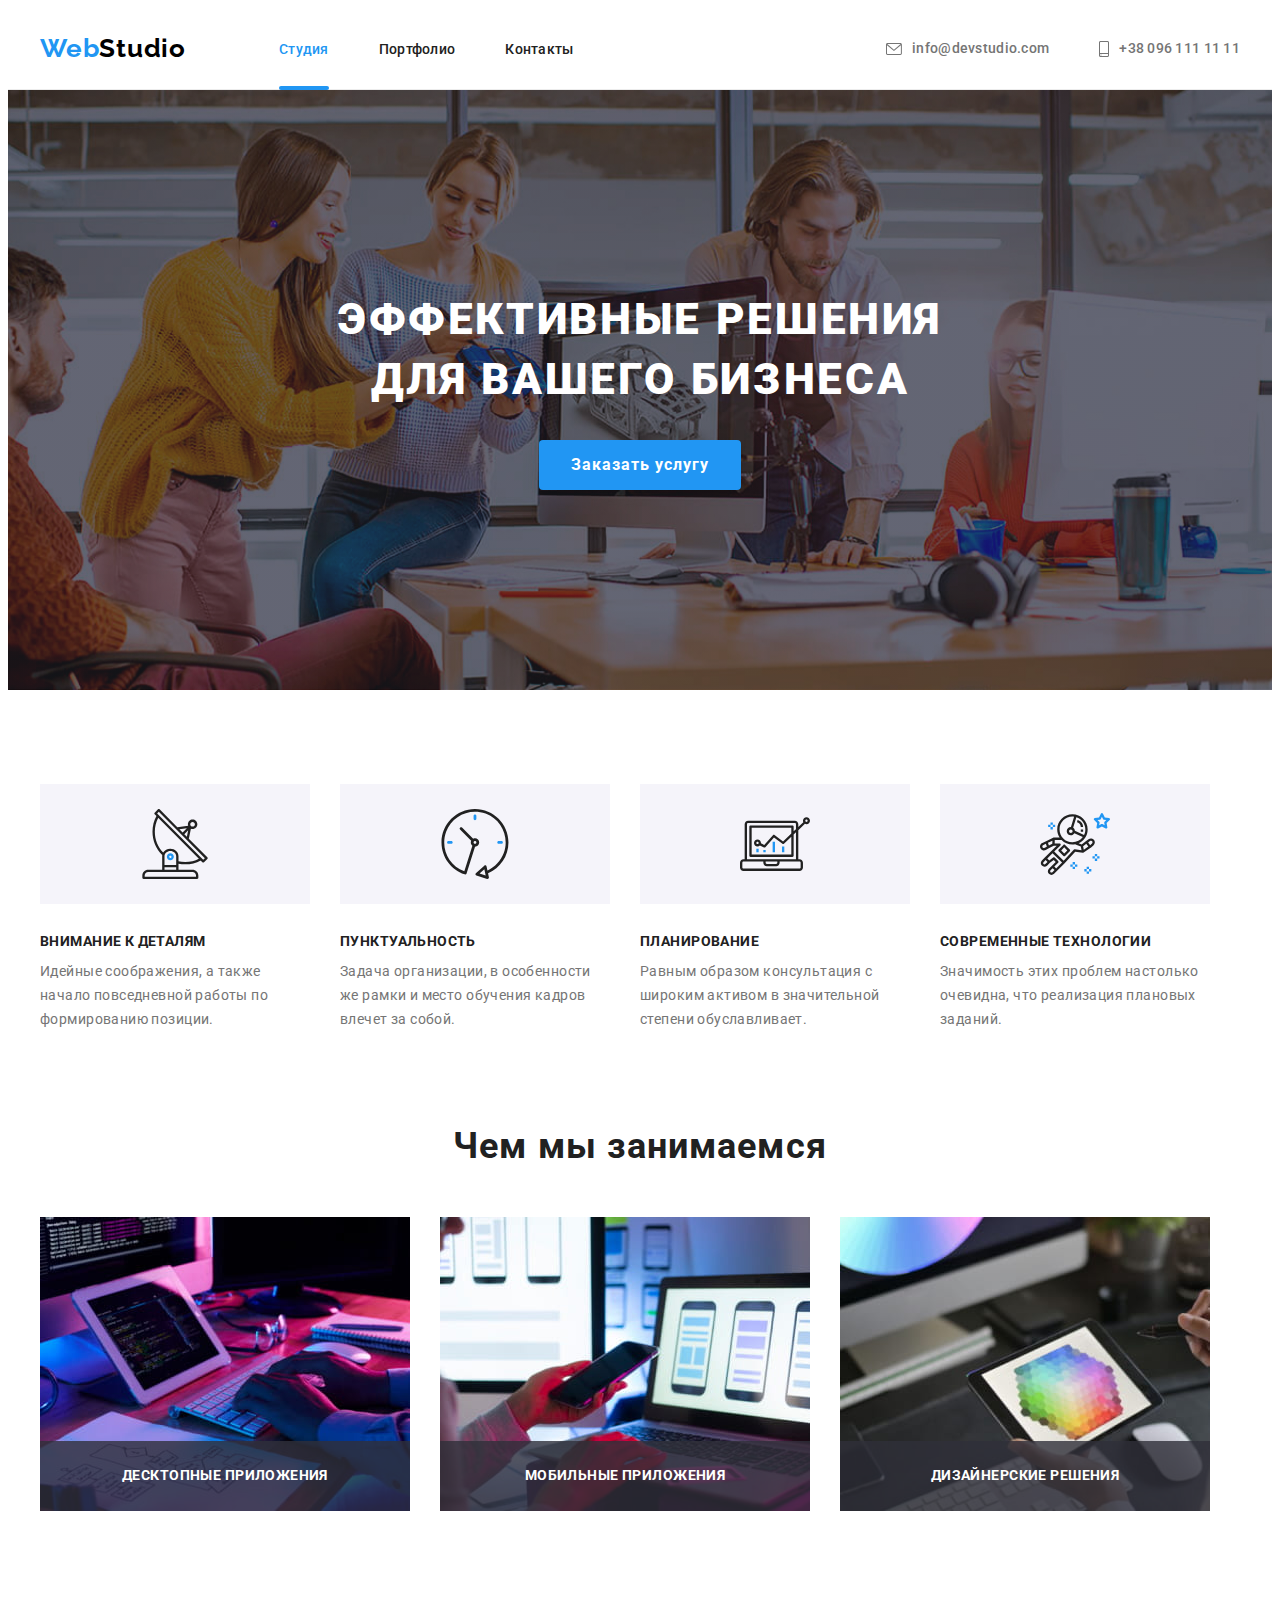
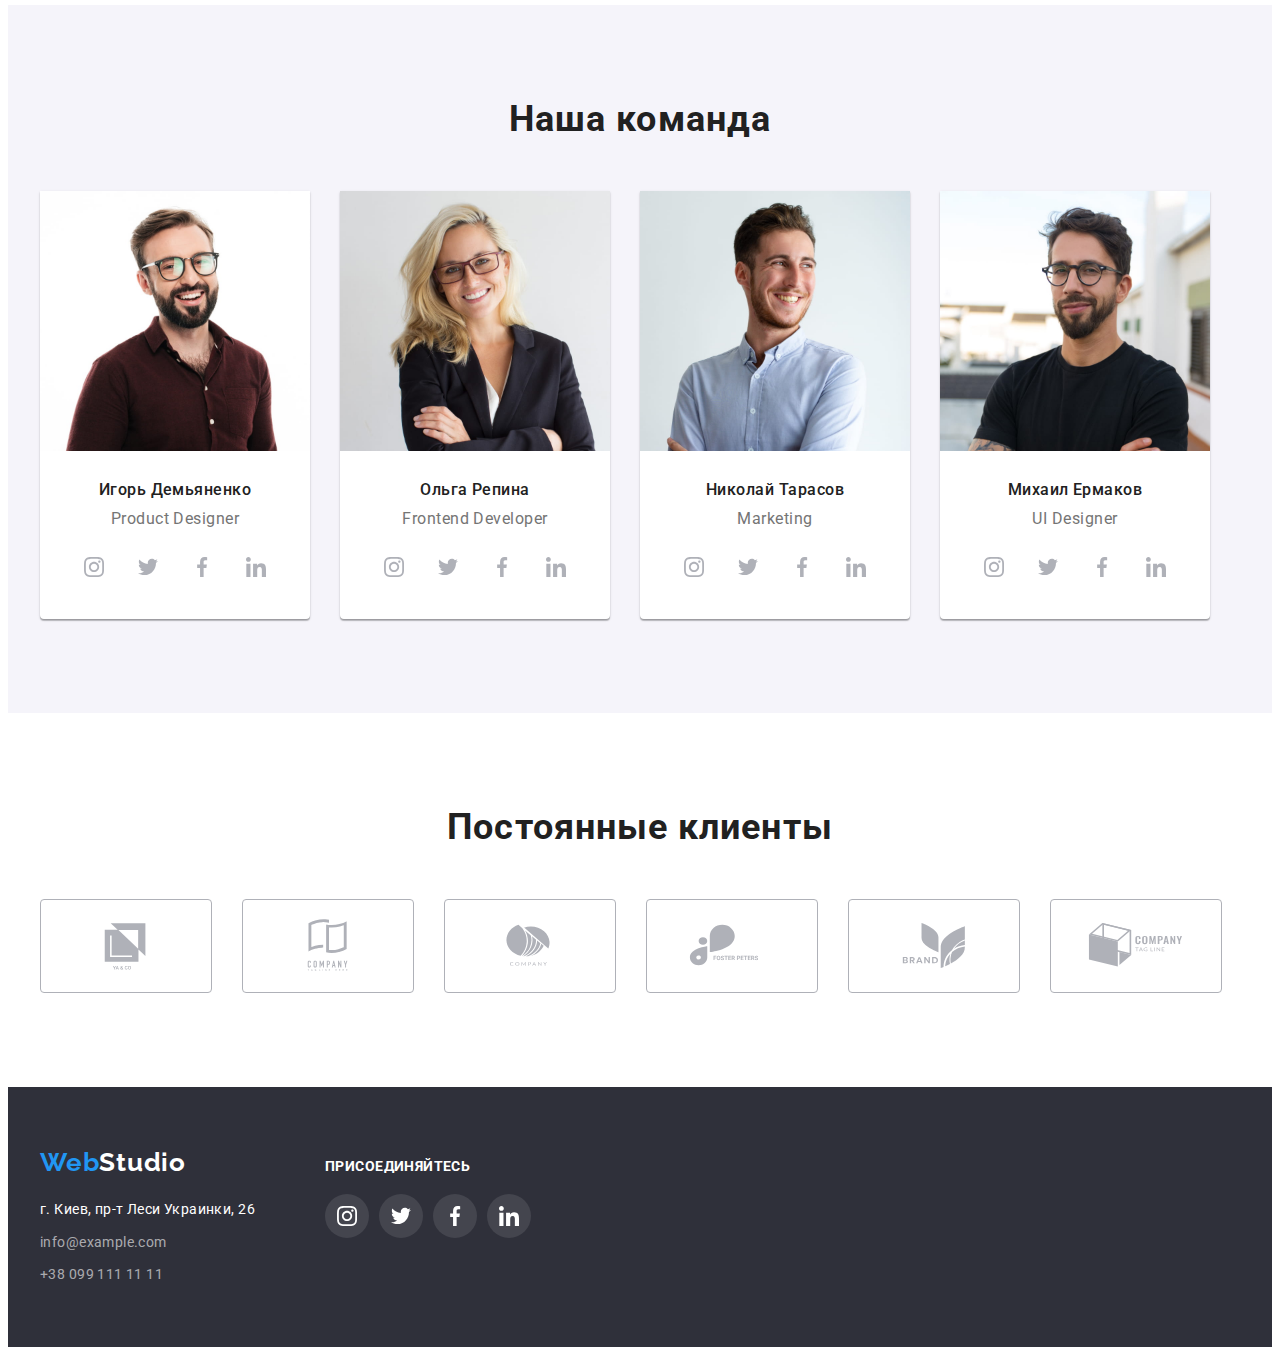
<file: index.html>
<!DOCTYPE html>
<html lang="ru">
  <head>
    <meta charset="UTF-8" />
    <meta http-equiv="X-UA-Compatible" content="IE=edge" />
    <meta name="viewport" content="width=device-width, initial-scale=1.0" />
    <title>WebStudio</title>
    <link rel="preconnect" href="https://fonts.googleapis.com" />
    <link rel="preconnect" href="https://fonts.gstatic.com" crossorigin />
    <link
      href="https://fonts.googleapis.com/css2?family=Raleway:wght@700&family=Roboto:wght@400;500;700;900&display=swap"
      rel="stylesheet"
    />
    <link
      rel="stylesheet"
      href="https://cdnjs.cloudflare.com/ajax/libs/modern-normalize/1.1.0/modern-normalize.min.css"
      integrity="sha512-wpPYUAdjBVSE4KJnH1VR1HeZfpl1ub8YT/NKx4PuQ5NmX2tKuGu6U/JRp5y+Y8XG2tV+wKQpNHVUX03MfMFn9Q=="
      crossorigin="anonymous"
      referrerpolicy="no-referrer"
    />
    <link rel="stylesheet" href="css/styles.css" />
  </head>
  <body>
    <!-- header  -->

    <header class="header">
      <div class="container">
        <nav class="header-nav">
          <a href="./index.html" class="header-logo logo link"
            >Web<span class="logo-item">Studio</span></a
          >
          <ul class="header-list list">
            <li class="header-item">
              <a href="./index.html" class="header-link link current">Студия</a>
            </li>
            <li class="header-item">
              <a href="./portfolio.html" class="header-link link">Портфолио</a>
            </li>
            <li class="header-item"><a href="#" class="header-link link">Контакты</a></li>
          </ul>
        </nav>

        <ul class="header-contacts list">
          <li class="contacts-item">
            <a href="mailto:info@devstudio.com" class="header-link contacts-link link"
              ><div class="contacts-item-icon icon-envelope">
                <svg class="contacts-icon" width="16" height="12">
                  <use href="images/icons.svg#icon-envelope"></use>
                </svg>
              </div>
              info@devstudio.com</a
            >
          </li>
          <li class="contacts-item">
            <a href="tel:+380961111111" class="header-link contacts-link link"
              ><div class="contacts-item-icon icon-smartphone">
                <svg class="contacts-icon" width="10" height="16">
                  <use href="images/icons.svg#icon-smartphone"></use>
                </svg>
              </div>
              +38 096 111 11 11</a
            >
          </li>
        </ul>
      </div>
    </header>
    <main>
      <!-- main section  -->

      <section class="section hero">
        <div class="container">
          <h1 class="hero-title">Эффективные решения<br />для вашего бизнеса</h1>
          <button data-modal-open type="button" class="hero-button button primary">
            Заказать услугу
          </button>
        </div>
      </section>

      <!-- company's features -->

      <section class="section features">
        <div class="container">
          <h2 class="visually-hidden">Наши преимущества</h2>
          <ul class="features-list list">
            <li class="features-item icon-antenna">
              <div class="features-item-icon">
                <svg class="features-icon">
                  <use href="images/icons.svg#icon-antenna"></use>
                </svg>
              </div>
              <h3 class="features-title title">Внимание к деталям</h3>
              <p class="features-text">
                Идейные соображения, а также начало повседневной работы по формированию позиции.
              </p>
            </li>
            <li class="features-item icon-clock">
              <div class="features-item-icon">
                <svg class="features-icon">
                  <use href="images/icons.svg#icon-clock"></use>
                </svg>
              </div>
              <h3 class="features-title title">Пунктуальность</h3>
              <p class="features-text">
                Задача организации, в особенности же рамки и место обучения кадров влечет за собой.
              </p>
            </li>
            <li class="features-item icon-diagram">
              <div class="features-item-icon">
                <svg class="features-icon">
                  <use href="images/icons.svg#icon-diagram"></use>
                </svg>
              </div>
              <h3 class="features-title title">Планирование</h3>
              <p class="features-text">
                Равным образом консультация с широким активом в значительной степени обуславливает.
              </p>
            </li>
            <li class="features-item icon-astronaut">
              <div class="features-item-icon">
                <svg class="features-icon">
                  <use href="images/icons.svg#icon-astronaut"></use>
                </svg>
              </div>
              <h3 class="features-title title">Современные технологии</h3>
              <p class="features-text">
                Значимость этих проблем настолько очевидна, что реализация плановых заданий.
              </p>
            </li>
          </ul>
        </div>
      </section>

      <!-- company's services -->

      <section class="section services">
        <div class="container">
          <h2 class="services-title title section-title">Чем мы занимаемся</h2>
          <ul class="services-list list">
            <li class="services-item">
              <img src="./images/img1.jpg" alt="планшет" width="370" />
              <h3 class="services-item-title">Десктопные приложения</h3>
            </li>
            <li class="services-item">
              <img src="./images/img2.jpg" alt="смартфон ноутбук" width="370" />
              <h3 class="services-item-title">Мобильные приложения</h3>
            </li>
            <li class="services-item">
              <img src="./images/img3.jpg" alt="планшет" width="370" />
              <h3 class="services-item-title">Дизайнерские решения</h3>
            </li>
          </ul>
        </div>
      </section>

      <!-- team -->

      <section class="section team">
        <div class="container">
          <h2 class="team-title title section-title">Наша команда</h2>
          <ul class="team-list list">
            <li class="team-item">
              <img
                src="./images/demiianenko.jpg"
                alt="Игорь Демьяненко"
                width="270"
                class="team-img"
              />
              <div class="wrap-team-name">
                <h3 class="team-item-title title">Игорь Демьяненко</h3>
                <p class="team-item-text" lang="en">Product Designer</p>
                <ul class="team-social-list social-list list">
                  <li class="team-social-item social-item">
                    <a
                      href=""
                      target="_blank"
                      class="team-social-link social-link link icon-instagram"
                    >
                      <svg class="team-social-icon">
                        <use href="images/icons.svg#icon-instagram"></use></svg
                    ></a>
                  </li>
                  <li class="team-social-item social-item">
                    <a
                      href=""
                      target="_blank"
                      class="team-social-link social-link link icon-twitter"
                      ><svg class="team-social-icon">
                        <use href="images/icons.svg#icon-twitter"></use></svg
                    ></a>
                  </li>
                  <li class="team-social-item social-item">
                    <a
                      href=""
                      target="_blank"
                      class="team-social-link social-link link icon-facebook"
                      ><svg class="team-social-icon">
                        <use href="images/icons.svg#icon-facebook"></use></svg
                    ></a>
                  </li>
                  <li class="team-social-item social-item">
                    <a
                      href=""
                      target="_blank"
                      class="team-social-link social-link link icon-linkedin"
                      ><svg class="team-social-icon">
                        <use href="images/icons.svg#icon-linkedin"></use></svg
                    ></a>
                  </li>
                </ul>
              </div>
            </li>
            <li class="team-item">
              <img src="./images/repina.jpg" alt="Ольга Репина" width="270" class="team-img" />
              <div class="wrap-team-name">
                <h3 class="team-item-title title">Ольга Репина</h3>
                <p class="team-item-text" lang="en">Frontend Developer</p>
                <ul class="team-social-list social-list list">
                  <li class="team-social-item social-item">
                    <a
                      href=""
                      target="_blank"
                      class="team-social-link social-link link icon-instagram"
                      ><svg class="team-social-icon">
                        <use href="images/icons.svg#icon-instagram"></use></svg
                    ></a>
                  </li>
                  <li class="team-social-item social-item">
                    <a
                      href=""
                      target="_blank"
                      class="team-social-link social-link link icon-twitter"
                      ><svg class="team-social-icon">
                        <use href="images/icons.svg#icon-twitter"></use></svg
                    ></a>
                  </li>
                  <li class="team-social-item social-item">
                    <a
                      href=""
                      target="_blank"
                      class="team-social-link social-link link icon-facebook"
                      ><svg class="team-social-icon">
                        <use href="images/icons.svg#icon-facebook"></use></svg
                    ></a>
                  </li>
                  <li class="team-social-item social-item">
                    <a
                      href=""
                      target="_blank"
                      class="team-social-link social-link link icon-linkedin"
                      ><svg class="team-social-icon">
                        <use href="images/icons.svg#icon-linkedin"></use></svg
                    ></a>
                  </li>
                </ul>
              </div>
            </li>

            <li class="team-item">
              <img src="./images/tarasov.jpg" alt="Николай Тарасов" width="270" class="team-img" />
              <div class="wrap-team-name">
                <h3 class="team-item-title title">Николай Тарасов</h3>
                <p class="team-item-text" lang="en">Marketing</p>
                <ul class="team-social-list social-list list">
                  <li class="team-social-item social-item">
                    <a
                      href=""
                      target="_blank"
                      class="team-social-link social-link link icon-instagram"
                    >
                      <svg class="team-social-icon">
                        <use href="images/icons.svg#icon-instagram"></use>
                      </svg>
                    </a>
                  </li>
                  <li class="team-social-item social-item">
                    <a
                      href=""
                      target="_blank"
                      class="team-social-link social-link link icon-twitter"
                      ><svg class="team-social-icon">
                        <use href="images/icons.svg#icon-twitter"></use></svg
                    ></a>
                  </li>
                  <li class="team-social-item social-item">
                    <a
                      href=""
                      target="_blank"
                      class="team-social-link social-link link icon-facebook"
                      ><svg class="team-social-icon">
                        <use href="images/icons.svg#icon-facebook"></use></svg
                    ></a>
                  </li>
                  <li class="team-social-item social-item">
                    <a
                      href=""
                      target="_blank"
                      class="team-social-link social-link link icon-linkedin"
                      ><svg class="team-social-icon">
                        <use href="images/icons.svg#icon-linkedin"></use></svg
                    ></a>
                  </li>
                </ul>
              </div>
            </li>
            <li class="team-item">
              <img src="./images/ermakov.jpg" alt="Михаил Ермаков" width="270" class="team-img" />
              <div class="wrap-team-name">
                <h3 class="team-item-title title">Михаил Ермаков</h3>
                <p class="team-item-text" lang="en">UI Designer</p>
                <ul class="team-social-list social-list list">
                  <li class="team-social-item social-item">
                    <a
                      href=""
                      target="_blank"
                      class="team-social-link social-link link icon-instagram"
                      ><svg class="team-social-icon">
                        <use href="images/icons.svg#icon-instagram"></use></svg
                    ></a>
                  </li>
                  <li class="team-social-item social-item">
                    <a
                      href=""
                      target="_blank"
                      class="team-social-link social-link link icon-twitter"
                      ><svg class="team-social-icon">
                        <use href="images/icons.svg#icon-twitter"></use></svg
                    ></a>
                  </li>
                  <li class="team-social-item social-item">
                    <a
                      href=""
                      target="_blank"
                      class="team-social-link social-link link icon-facebook"
                      ><svg class="team-social-icon">
                        <use href="images/icons.svg#icon-facebook"></use></svg
                    ></a>
                  </li>
                  <li class="team-social-item social-item">
                    <a
                      href=""
                      target="_blank"
                      class="team-social-link social-link link icon-linkedin"
                      ><svg class="team-social-icon">
                        <use href="images/icons.svg#icon-linkedin"></use></svg
                    ></a>
                  </li>
                </ul>
              </div>
            </li>
          </ul>
        </div>
      </section>

      <!-- clients -->

      <section class="section clients">
        <div class="container">
          <h2 class="clients-title title section-title">Постоянные клиенты</h2>

          <ul class="clients-list list">
            <li class="clients-item">
              <a href="" target="_blank" class="clients-link link">
                <svg class="clients-icon">
                  <use href="images/icons.svg#logo-clients-01"></use>
                </svg>
              </a>
            </li>
            <li class="clients-item">
              <a href="" target="_blank" class="clients-link link"
                ><svg class="clients-icon">
                  <use href="images/icons.svg#logo-clients-02"></use></svg
              ></a>
            </li>
            <li class="clients-item">
              <a href="" target="_blank" class="clients-link link"
                ><svg class="clients-icon">
                  <use href="images/icons.svg#logo-clients-03"></use></svg
              ></a>
            </li>
            <li class="clients-item">
              <a href="" target="_blank" class="clients-link link"
                ><svg class="clients-icon">
                  <use href="images/icons.svg#logo-clients-04"></use></svg
              ></a>
            </li>
            <li class="clients-item">
              <a href="" target="_blank" class="clients-link link"
                ><svg class="clients-icon">
                  <use href="images/icons.svg#logo-clients-05"></use></svg
              ></a>
            </li>
            <li class="clients-item">
              <a href="" target="_blank" class="clients-link link"
                ><svg class="clients-icon">
                  <use href="images/icons.svg#logo-clients-06"></use></svg
              ></a>
            </li>
          </ul>
        </div>
      </section>
    </main>

    <!-- footer  -->

    <footer class="footer">
      <div class="container">
        <div class="footer-left">
          <a href="./index.html" class="footer-logo logo link"
            >Web<span class="logo-item">Studio</span></a
          >
          <address>
            <ul class="footer-list list">
              <li class="footer-item">
                <a
                  href="https://goo.gl/maps/xon16X926h8rYoWy8"
                  target="_blank"
                  class="footer-link link adress"
                  >г. Киев, пр-т Леси Украинки, 26</a
                >
              </li>
              <li class="footer-item">
                <a href="mailto:info@example.com" class="footer-link link">info@example.com</a>
              </li>
              <li class="footer-item">
                <a href="tel:+380991111111" class="footer-link link">+38 099 111 11 11</a>
              </li>
            </ul>
          </address>
        </div>
        <div class="footer-social">
          <h3 class="footer-social-title">присоединяйтесь</h3>
          <ul class="footer-social-list social-list list">
            <li class="footer-social-item social-item">
              <a href="" target="_blank" class="footer-social-link social-link link icon-instagram"
                ><svg class="footer-social-icon">
                  <use href="images/icons.svg#icon-instagram"></use></svg
              ></a>
            </li>
            <li class="footer-social-item social-item">
              <a href="" target="_blank" class="footer-social-link social-link link icon-twitter"
                ><svg class="footer-social-icon">
                  <use href="images/icons.svg#icon-twitter"></use></svg
              ></a>
            </li>
            <li class="footer-social-item social-item">
              <a href="" target="_blank" class="footer-social-link social-link link icon-facebook"
                ><svg class="footer-social-icon">
                  <use href="images/icons.svg#icon-facebook"></use></svg
              ></a>
            </li>
            <li class="footer-social-item social-item">
              <a href="" target="_blank" class="footer-social-link social-link link icon-linkedin"
                ><svg class="footer-social-icon">
                  <use href="images/icons.svg#icon-linkedin"></use></svg
              ></a>
            </li>
          </ul>
        </div>
      </div>
    </footer>
    <div class="backdrop is-hidden" data-modal>
      <div class="modal">
        <button data-modal-close class="modal-btn-close">
          <svg class="modal-icon" width="18" height="18">
            <use href="images/icons.svg#icon-close"></use>
          </svg>
        </button>
      </div>
    </div>
    <script src="./js/modal.js"></script>
  </body>
</html>
</file>
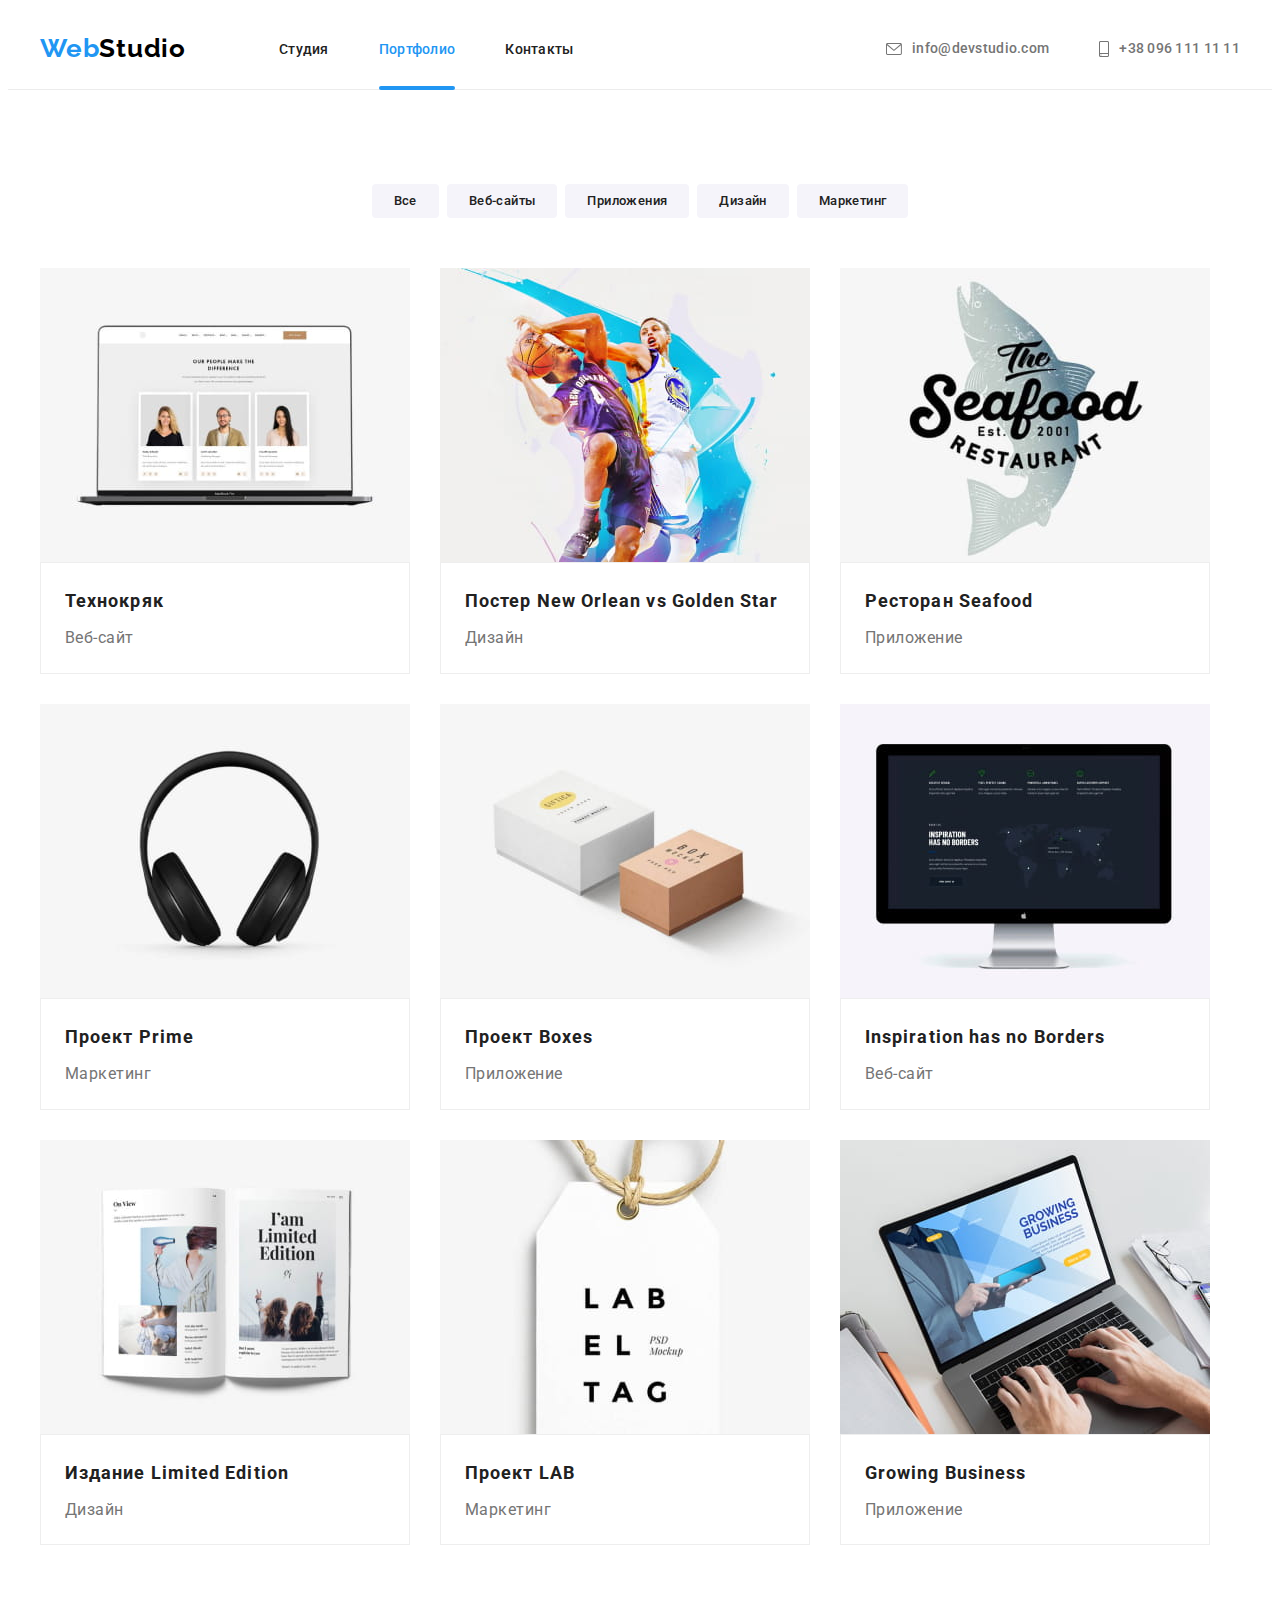
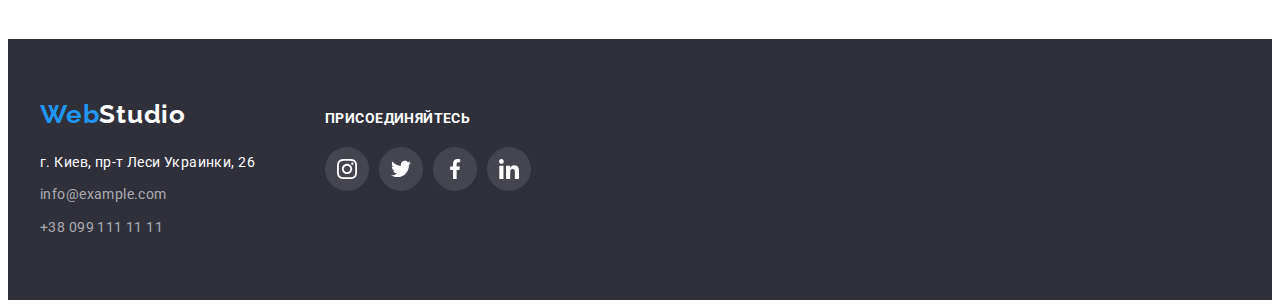
<file: portfolio.html>
<!DOCTYPE html>
<html lang="ru">
  <head>
    <meta charset="UTF-8" />
    <meta http-equiv="X-UA-Compatible" content="IE=edge" />
    <meta name="viewport" content="width=device-width, initial-scale=1.0" />
    <title>WebStudio</title>
    <link rel="preconnect" href="https://fonts.googleapis.com" />
    <link rel="preconnect" href="https://fonts.gstatic.com" crossorigin />
    <link
      href="https://fonts.googleapis.com/css2?family=Raleway:wght@700&family=Roboto:wght@400;500;700;900&display=swap"
      rel="stylesheet"
    />
    <link
      rel="stylesheet"
      href="https://cdnjs.cloudflare.com/ajax/libs/modern-normalize/1.1.0/modern-normalize.min.css"
      integrity="sha512-wpPYUAdjBVSE4KJnH1VR1HeZfpl1ub8YT/NKx4PuQ5NmX2tKuGu6U/JRp5y+Y8XG2tV+wKQpNHVUX03MfMFn9Q=="
      crossorigin="anonymous"
      referrerpolicy="no-referrer"
    />
    <link rel="stylesheet" href="css/styles.css" />
  </head>
  <body>
    <!-- header  -->
    <header class="header">
      <div class="container">
        <nav class="header-nav">
          <a href="./index.html" class="header-logo logo link"
            >Web<span class="logo-item">Studio</span></a
          >
          <ul class="header-list list">
            <li class="header-item">
              <a href="./index.html" class="header-link link">Студия</a>
            </li>
            <li class="header-item">
              <a href="./portfolio.html" class="header-link link current">Портфолио</a>
            </li>
            <li class="header-item"><a href="#" class="header-link link">Контакты</a></li>
          </ul>
        </nav>

        <ul class="header-contacts list">
          <li class="contacts-item">
            <a href="mailto:info@devstudio.com" class="header-link contacts-link link"
              ><div class="contacts-item-icon icon-envelope">
                <svg class="contacts-icon" width="16" height="12">
                  <use href="images/icons.svg#icon-envelope"></use>
                </svg>
              </div>
              info@devstudio.com</a
            >
          </li>
          <li class="contacts-item">
            <a href="tel:+380961111111" class="header-link contacts-link link"
              ><div class="contacts-item-icon icon-smartphone">
                <svg class="contacts-icon" width="10" height="16">
                  <use href="images/icons.svg#icon-smartphone"></use>
                </svg>
              </div>
              +38 096 111 11 11</a
            >
          </li>
        </ul>
      </div>
    </header>

    <!-- main section  -->

    <main>
      <section class="section projects">
        <div class="container">
          <h1 class="visually-hidden">Наши проекты</h1>

          <!-- filter -->

          <ul class="filter-list list">
            <li class="filter-item">
              <button type="button" class="filter-button button secondary">Все</button>
            </li>
            <li class="filter-item">
              <button type="button" class="filter-button button secondary">Веб-сайты</button>
            </li>
            <li class="filter-item">
              <button type="button" class="filter-button button secondary">Приложения</button>
            </li>
            <li class="filter-item">
              <button type="button" class="filter-button button secondary">Дизайн</button>
            </li>
            <li class="filter-item">
              <button type="button" class="filter-button button secondary">Маркетинг</button>
            </li>
          </ul>

          <!-- projects  -->

          <ul class="projects-list list">
            <li class="projects-item">
              <a href="#" class="link">
                <div class="projects-img-wrap">
                  <img
                    src="./images/project-technokriak.jpg"
                    alt="пример вывода сайта на ноутбуке"
                    width="370"
                    height="294"
                  />
                  <p class="projects-description">
                    Технокряк это современная площадка распространения коронавируса. Компании
                    используют эту платформу для цифрового шпионажа и атак на защищённые сервера
                    конкурентов.
                  </p>
                </div>
                <div class="project-info-wrap">
                  <h2 class="projects-title title">Технокряк</h2>
                  <p class="projects-text">Веб-сайт</p>
                </div>
              </a>
            </li>
            <li class="projects-item">
              <a href="#" class="link">
                <div class="projects-img-wrap">
                  <img
                    src="./images/project-poster.jpg"
                    alt="борьба двух баскетболистов за мяч"
                    width="370"
                    height="294"
                  />
                  <p class="projects-description">
                    Технокряк это современная площадка распространения коронавируса. Компании
                    используют эту платформу для цифрового шпионажа и атак на защищённые сервера
                    конкурентов.
                  </p>
                </div>
                <div class="project-info-wrap">
                  <h2 class="projects-title title">Постер New Orlean vs Golden Star</h2>
                  <p class="projects-text">Дизайн</p>
                </div>
              </a>
            </li>
            <li class="projects-item">
              <a href="#" class="link">
                <div class="projects-img-wrap">
                  <img
                    src="./images/project-restaurant-seafood.jpg"
                    alt="логотоп ресторана сифуд"
                    width="370"
                    height="294"
                  />
                  <p class="projects-description">
                    Технокряк это современная площадка распространения коронавируса. Компании
                    используют эту платформу для цифрового шпионажа и атак на защищённые сервера
                    конкурентов.
                  </p>
                </div>
                <div class="project-info-wrap">
                  <h2 class="projects-title title">Ресторан Seafood</h2>
                  <p class="projects-text">Приложение</p>
                </div>
              </a>
            </li>
            <li class="projects-item">
              <a href="#" class="link">
                <div class="projects-img-wrap">
                  <img
                    src="./images/project-prime.jpg"
                    alt="черные наушники"
                    width="370"
                    height="294"
                  />
                  <p class="projects-description">
                    Технокряк это современная площадка распространения коронавируса. Компании
                    используют эту платформу для цифрового шпионажа и атак на защищённые сервера
                    конкурентов.
                  </p>
                </div>
                <div class="project-info-wrap">
                  <h2 class="projects-title title">Проект Prime</h2>
                  <p class="projects-text">Маркетинг</p>
                </div>
              </a>
            </li>
            <li class="projects-item">
              <a href="#" class="link">
                <div class="projects-img-wrap">
                  <img
                    src="./images/project-boxes.jpg"
                    alt="две коробки"
                    width="370"
                    height="294"
                  />
                  <p class="projects-description">
                    Технокряк это современная площадка распространения коронавируса. Компании
                    используют эту платформу для цифрового шпионажа и атак на защищённые сервера
                    конкурентов.
                  </p>
                </div>
                <div class="project-info-wrap">
                  <h2 class="projects-title title">Проект Boxes</h2>
                  <p class="projects-text">Приложение</p>
                </div>
              </a>
            </li>
            <li class="projects-item">
              <a href="#" class="link">
                <div class="projects-img-wrap">
                  <img
                    src="./images/project-inspiration.jpg"
                    alt="пример вывода сайта на мониторе"
                    width="370"
                    height="294"
                  />
                  <p class="projects-description">
                    Технокряк это современная площадка распространения коронавируса. Компании
                    используют эту платформу для цифрового шпионажа и атак на защищённые сервера
                    конкурентов.
                  </p>
                </div>
                <div class="project-info-wrap">
                  <h2 class="projects-title title">Inspiration has no Borders</h2>
                  <p class="projects-text">Веб-сайт</p>
                </div>
              </a>
            </li>
            <li class="projects-item">
              <a href="#" class="link">
                <div class="projects-img-wrap">
                  <img
                    src="./images/project-edition.jpg"
                    alt="открытая книга"
                    width="370"
                    height="294"
                  />
                  <p class="projects-description">
                    Технокряк это современная площадка распространения коронавируса. Компании
                    используют эту платформу для цифрового шпионажа и атак на защищённые сервера
                    конкурентов.
                  </p>
                </div>
                <div class="project-info-wrap">
                  <h2 class="projects-title title">Издание Limited Edition</h2>
                  <p class="projects-text">Дизайн</p>
                </div>
              </a>
            </li>
            <li class="projects-item">
              <a href="#" class="link">
                <div class="projects-img-wrap">
                  <img src="./images/project-lab.jpg" alt="этикетка с названием" width="370" />
                  <p class="projects-description">
                    Технокряк это современная площадка распространения коронавируса. Компании
                    используют эту платформу для цифрового шпионажа и атак на защищённые сервера
                    конкурентов.
                  </p>
                </div>
                <div class="project-info-wrap">
                  <h2 class="projects-title title">Проект LAB</h2>
                  <p class="projects-text">Маркетинг</p>
                </div>
              </a>
            </li>
            <li class="projects-item">
              <a href="#" class="link">
                <div class="projects-img-wrap">
                  <img
                    src="./images/project-growing-business.jpg"
                    alt="ноутбук"
                    width="370"
                    height="294"
                  />
                  <p class="projects-description">
                    Технокряк это современная площадка распространения коронавируса. Компании
                    используют эту платформу для цифрового шпионажа и атак на защищённые сервера
                    конкурентов.
                  </p>
                </div>
                <div class="project-info-wrap">
                  <h2 class="projects-title title">Growing Business</h2>
                  <p class="projects-text">Приложение</p>
                </div>
              </a>
            </li>
          </ul>
        </div>
      </section>
    </main>

    <!-- footer  -->

    <footer class="footer">
      <div class="container">
        <div class="footer-left">
          <a href="./index.html" class="footer-logo logo link"
            >Web<span class="logo-item">Studio</span></a
          >
          <address>
            <ul class="footer-list list">
              <li class="footer-item">
                <a
                  href="https://goo.gl/maps/xon16X926h8rYoWy8"
                  target="_blank"
                  class="footer-link link adress"
                  >г. Киев, пр-т Леси Украинки, 26</a
                >
              </li>
              <li class="footer-item">
                <a href="mailto:info@example.com" class="footer-link link">info@example.com</a>
              </li>
              <li class="footer-item">
                <a href="tel:+380991111111" class="footer-link link">+38 099 111 11 11</a>
              </li>
            </ul>
          </address>
        </div>
        <div class="footer-social">
          <h3 class="footer-social-title">присоединяйтесь</h3>
          <ul class="footer-social-list social-list list">
            <li class="footer-social-item social-item">
              <a href="" target="_blank" class="footer-social-link social-link link icon-instagram"
                ><svg class="footer-social-icon">
                  <use href="images/icons.svg#icon-instagram"></use></svg
              ></a>
            </li>
            <li class="footer-social-item social-item">
              <a href="" target="_blank" class="footer-social-link social-link link icon-twitter"
                ><svg class="footer-social-icon">
                  <use href="images/icons.svg#icon-twitter"></use></svg
              ></a>
            </li>
            <li class="footer-social-item social-item">
              <a href="" target="_blank" class="footer-social-link social-link link icon-facebook"
                ><svg class="footer-social-icon">
                  <use href="images/icons.svg#icon-facebook"></use></svg
              ></a>
            </li>
            <li class="footer-social-item social-item">
              <a href="" target="_blank" class="footer-social-link social-link link icon-linkedin"
                ><svg class="footer-social-icon">
                  <use href="images/icons.svg#icon-linkedin"></use></svg
              ></a>
            </li>
          </ul>
        </div>
      </div>
    </footer>
  </body>
</html>
</file>
<file: css/styles.css>
:root {
  --primary-text-color: #757575;
  --title-text-color: #212121;
  --accent-color: #2196f3;
  --primary-white-color: #ffffff;
  --dark-bg-color: #2f303a;
  --button-bg-color: #f5f4fa;
  --secondary-bg-color: #f5f4fa;
}

/*                     RESET                 */

p,
h1,
h2,
h3,
h4,
h5,
h6 {
  margin: 0;
}

ul,
ol {
  margin: 0;
  padding: 0;
}

button {
  cursor: pointer;
}

img {
  display: block;
}

/*                     COMMON                 */

body {
  background-color: var(--primary-white-color);
  color: var(--primary-text-color);
  font-family: 'Roboto', sans-serif;
}

.logo {
  color: var(--accent-color);
  font-family: 'Raleway', sans-serif;
  font-weight: 700;
  font-size: 26px;
  line-height: 1.2;
  letter-spacing: 0.03em;
}

.list {
  list-style: none;
}

.link {
  text-decoration: none;
}

.container {
  width: 1200px;
  padding-left: 15px;
  padding-right: 15px;
  margin: 0 auto;
}

.title {
  color: var(--title-text-color);
}

.section-title {
  font-size: 36px;
  line-height: 1.16;
  letter-spacing: 0.03em;

  text-align: center;

  margin-bottom: 50px;
}

.section {
  padding-top: 94px;
  padding-bottom: 94px;
}

.visually-hidden {
  position: absolute;
  white-space: nowrap;
  width: 1px;
  height: 1px;
  overflow: hidden;
  border: 0;
  padding: 0;
  clip: rect(0 0 0 0);
  clip-path: inset(50%);
  margin: -1px;
}

.button {
  border: none;
  font-family: inherit;
}

.social-list {
  display: flex;
  justify-content: center;
}

.social-item {
  height: 44px;
  width: 44px;
}

.social-item + .social-item {
  margin-left: 10px;
}

.social-link {
  display: flex;
  align-items: center;
  justify-content: center;
  width: 100%;
  height: 100%;
  border-radius: 50%;
}

/*                     HEADER                 */

.header {
  padding-top: 25px;
  padding-bottom: 25px;
  border-bottom: 1px solid #ececec;
}

.header .container {
  display: flex;
}

.header-logo {
  margin-right: 93px;
}

.header-logo .logo-item {
  color: #000000;
}

.header-nav,
.header-contacts {
  display: flex;
  align-items: center;
}

.header-contacts {
  margin-left: auto;
}

.header-list {
  display: flex;
}

.header-nav .link.current {
  color: var(--accent-color);
}

.header-item:not(:last-child) {
  margin-right: 50px;
}

.header-link {
  position: relative;
  color: var(--title-text-color);
  font-weight: 500;
  font-size: 14px;
  line-height: 1.14;
  letter-spacing: 0.02em;

  transition: color 250ms cubic-bezier(0.4, 0, 0.2, 1);
}

.header-link.current::after {
  position: absolute;
  bottom: -33px;
  /* left: 0; */

  content: '';
  display: block;
  width: 100%;
  height: 4px;
  background: var(--accent-color);
  border-radius: 2px;
}

.contacts-item:first-child {
  margin-right: 50px;
}

.contacts-link {
  color: inherit;
  font-weight: 500;
  font-size: 14px;
  text-decoration: none;
  line-height: 1.14;
  letter-spacing: 0.02em;
  display: flex;
  align-items: center;
}

.header-link:hover,
.header-link:focus {
  color: var(--accent-color);
}

.contacts-item-icon {
  margin-right: 10px;
  display: flex;
  align-items: center;
}

.contacts-icon {
  fill: currentColor;
}

/*                     HERO                 */

.hero {
  max-width: 1600px;
  margin: 0 auto;
  padding-top: 200px;
  padding-bottom: 200px;
  text-align: center;

  background-color: #c4c4c4;
  background-image: linear-gradient(rgba(47, 48, 58, 0.4), rgba(47, 48, 58, 0.4)),
    url(../images/hero-bg.jpg);
  background-repeat: no-repeat;
  background-size: cover;
  background-position: center;
}

.hero-title {
  color: var(--primary-white-color);
  font-weight: 900;
  font-size: 44px;
  line-height: 1.36;
  letter-spacing: 0.06em;
  text-transform: uppercase;

  margin-bottom: 30px;
}

.button.primary {
  background-color: var(--accent-color);
  color: var(--primary-white-color);
}

.button.secondary {
  color: var(--title-text-color);
  background-color: var(--button-bg-color);

  transition: color 250ms cubic-bezier(0.4, 0, 0.2, 1),
    background-color 250ms cubic-bezier(0.4, 0, 0.2, 1),
    box-shadow 250ms cubic-bezier(0.4, 0, 0.2, 1);
}

.button.secondary:hover,
.button.secondary:focus {
  color: var(--primary-white-color);
  background-color: var(--accent-color);
  box-shadow: 0px 3px 1px rgba(0, 0, 0, 0.1), 0px 1px 2px rgba(0, 0, 0, 0.08),
    0px 2px 2px rgba(0, 0, 0, 0.12);
}

.hero-button {
  margin: 0 auto;
  padding: 10px 32px;

  font-size: 16px;
  font-weight: 700;
  line-height: 1.87;
  letter-spacing: 0.06em;

  box-shadow: 0px 4px 4px rgba(0, 0, 0, 0.15);
  border-radius: 4px;
}

/*                     FEATURES                 */

.features-list {
  display: flex;
}

.features-item {
  width: 270px;
}

.features-item-icon {
  display: flex;
  align-items: center;
  justify-content: center;
  margin-bottom: 30px;

  width: 100%;
  height: 120px;
  background-color: var(--secondary-bg-color);
}

.features-icon {
  width: 70px;
  height: 70px;
}

.features-item:not(:last-child) {
  margin-right: 30px;
}

.features-title {
  font-size: 14px;
  line-height: 1.14;
  letter-spacing: 0.03em;
  text-transform: uppercase;

  margin-bottom: 10px;
}

.features-text {
  font-size: 14px;
  line-height: 1.71;
  letter-spacing: 0.03em;
}

/*                     SERVICES                 */

.services {
  padding-top: 0;
}

.services-list {
  display: flex;
  flex-wrap: wrap;
}

.services-item {
  width: 370px;
  margin-right: 30px;
  position: relative;
}

.services-item:nth-child(3n) {
  margin-right: 0;
}
.services-item-title {
  padding-top: 27px;
  padding-bottom: 27px;
  text-align: center;
  font-size: 14px;
  line-height: 1.14;
  letter-spacing: 0.03em;
  text-transform: uppercase;
  color: var(--primary-white-color);
  background-color: rgba(47, 48, 58, 0.8);

  position: absolute;
  bottom: 0;
  left: 0;
  width: 100%;
}

/*                     TEAM                 */

.team {
  background-color: var(--secondary-bg-color);
}

.team-list {
  font-size: 16px;
  line-height: 1.18;
  letter-spacing: 0.03em;

  display: flex;
  flex-wrap: wrap;
}

.team-item {
  width: 270px;
  margin-right: 30px;

  background: #ffffff;
  text-align: center;
  border-radius: 0px 0px 4px 4px;
  box-shadow: 0px 1px 3px rgba(0, 0, 0, 0.12), 0px 1px 1px rgba(0, 0, 0, 0.14),
    0px 2px 1px rgba(0, 0, 0, 0.2);
}

.team-item:nth-child(4n) {
  margin-right: 0;
}

.wrap-team-name {
  padding-top: 30px;
  padding-bottom: 30px;
}

.team-item-title {
  font-size: inherit;
  font-weight: 500;

  margin-bottom: 10px;
}

.team-item-text {
  margin-bottom: 16px;
}

.team-social-link {
  background-color: var(--primary-white-color);
  color: #afb1b8;

  transition: background-color 250ms cubic-bezier(0.4, 0, 0.2, 1),
    color 250ms cubic-bezier(0.4, 0, 0.2, 1);
}

.team-social-link:hover,
.team-social-link:focus {
  background-color: var(--accent-color);
  color: var(--primary-white-color);
}

.team-social-icon {
  height: 20px;
  width: 20px;
  fill: currentColor;
}

/*                     CLIENTS                 */

.clients-list {
  display: flex;
}

.clients-item {
  width: 170px;
  height: 92px;
  border: 1px solid #afb1b8;
  border-radius: 4px;

  transition: border-color 250ms cubic-bezier(0.4, 0, 0.2, 1);
}

.clients-item:not(:last-child) {
  margin-right: 30px;
}

.clients-link {
  display: flex;
  align-items: center;
  justify-content: center;
  width: 100%;
  height: 100%;
}

.clients-icon {
  width: 106px;
  height: 60px;
  fill: #afb1b8;

  transition: fill 250ms cubic-bezier(0.4, 0, 0.2, 1);
}

.clients-item:hover,
.clients-item:focus-within {
  border-color: var(--accent-color);
}

.clients-item:hover .clients-icon,
.clients-item:focus-within .clients-icon {
  fill: var(--accent-color);
}

/*                     PORTFOLIO                 */

/*                     BUTTONS                   */

.filter-list {
  display: flex;
  justify-content: center;

  margin-bottom: 50px;
}

.filter-item:not(:last-child) {
  margin-right: 8px;
}

.filter-button {
  padding: 6px 22px;

  font-weight: 500;
  line-height: 1.62;
  letter-spacing: 0.03em;

  border-radius: 4px;
}

/*                     PROJECTS                   */

.projects-list {
  display: flex;
  flex-wrap: wrap;
}

.projects-item {
  width: 370px;
  margin-right: 30px;
}

.projects-item:hover,
.projects-item:focus-within {
  box-shadow: 0px 1px 1px rgba(0, 0, 0, 0.12), 0px 4px 4px rgba(0, 0, 0, 0.06),
    1px 4px 6px rgba(0, 0, 0, 0.16);
}

.projects-item:hover .projects-description,
.projects-item:focus-within .projects-description {
  transform: translateY(0);
}

.projects-item:nth-child(3n) {
  margin-right: 0;
}

.projects-item:not(:nth-last-child(-n + 3)) {
  margin-bottom: 30px;
}

.projects-img-wrap {
  position: relative;
  overflow: hidden;
}

.projects-description {
  position: absolute;
  top: 0;
  height: 100%;
  padding: 63px 24px;

  background-color: rgba(33, 150, 243, 0.9);
  color: var(--primary-white-color);
  font-size: 18px;
  line-height: 1.56;
  letter-spacing: 0.03em;

  transform: translateY(100%);
  transition: transform 250ms;
}

.project-info-wrap {
  padding: 20px 24px;

  background: #ffffff;
  border: 1px solid #eeeeee;
}

.projects-title {
  font-size: 18px;
  line-height: 2;
  letter-spacing: 0.06em;
  margin-bottom: 4px;
}

.projects-text {
  color: var(--primary-text-color);
  font-size: 16px;
  line-height: 1.87;
  letter-spacing: 0.03em;
}

/*                     FOOTER                    */

.footer {
  background-color: var(--dark-bg-color);
  padding-top: 60px;
  padding-bottom: 60px;
}

.footer .container {
  display: flex;
}

.footer-left {
  margin-right: 70px;
}

.footer-logo {
  display: inline-block;
  margin-bottom: 20px;
}

.footer .logo-item {
  color: var(--primary-white-color);
}

.footer-link {
  color: rgba(255, 255, 255, 0.6);
  font-size: 14px;
  font-style: normal;
  text-decoration: none;
  line-height: 1.7;
  letter-spacing: 0.03em;

  transition: color 250ms cubic-bezier(0.4, 0, 0.2, 1);
}

.footer-list .adress {
  color: var(--primary-white-color);
}

.footer-list .link:hover,
.footer-list .link:focus {
  color: var(--accent-color);
}

.footer-item:not(:last-child) {
  margin-bottom: 9px;
}

.footer-social {
  padding-top: 12px;
}

.footer-social-title {
  font-size: 14px;
  line-height: 1.14;
  letter-spacing: 0.03em;
  text-transform: uppercase;
  color: #ffffff;
  margin-bottom: 20px;
}

.footer-social-link {
  background-color: rgba(255, 255, 255, 0.1);
  color: var(--primary-white-color);

  transition: background-color 250ms cubic-bezier(0.4, 0, 0.2, 1);
}

.footer-social-icon {
  height: 20px;
  width: 20px;
  fill: currentColor;
}

.footer-social-link:hover,
.footer-social-link:focus {
  background-color: var(--accent-color);
}

/*                     MODAL                    */

.backdrop {
  position: fixed;
  top: 0;
  left: 0;
  width: 100vw;
  height: 100vh;

  background-color: rgba(0, 0, 0, 0.2);

  transition: opacity 250ms, visibility 250ms;
}

.backdrop.is-hidden .modal {
  transform: scale(2);
}
.is-hidden {
  opacity: 0;
  pointer-events: none;
  visibility: none;
}

.modal {
  position: absolute;
  top: 50%;
  left: 50%;
  transform: translate(-50%, -50%) scale(1);
  transition: transform 250ms;

  width: 528px;
  min-height: 581px;

  background-color: #ffffff;
  box-shadow: 0px 1px 3px rgba(0, 0, 0, 0.12), 0px 1px 1px rgba(0, 0, 0, 0.14),
    0px 2px 1px rgba(0, 0, 0, 0.2);
  border-radius: 4px;
}

.modal-btn-close {
  position: absolute;
  top: 8px;
  right: 8px;
  display: flex;
  align-items: center;
  justify-content: center;

  width: 30px;
  height: 30px;
  background-color: transparent;
  border: 1px solid rgba(0, 0, 0, 0.1);
  border-radius: 50%;
}
</file>
